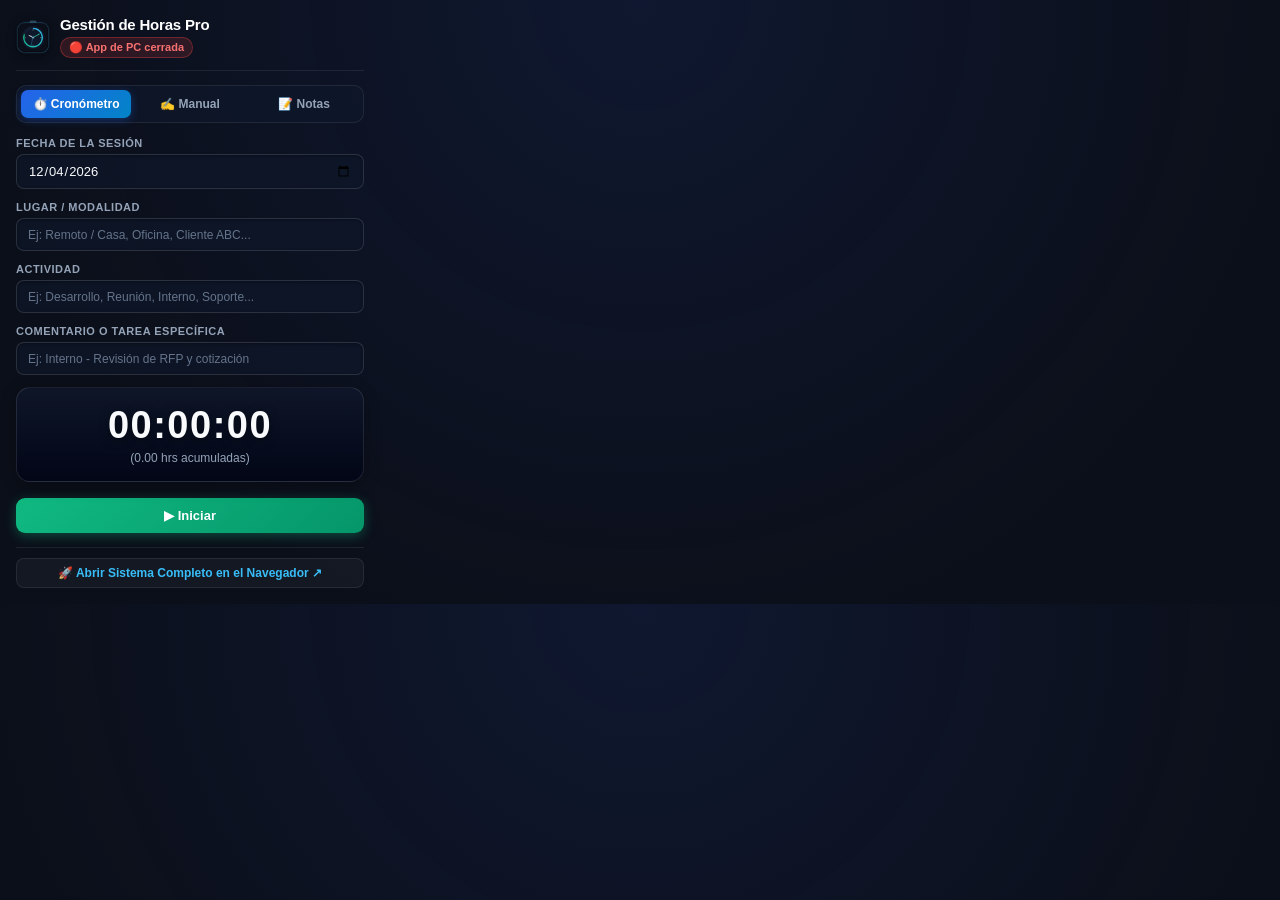
<file: Extension_Firefox/popup.html>
<!DOCTYPE html>
<html lang="es">
<head>
  <meta charset="UTF-8">
  <title>Cronómetro - Gestión de Horas Pro</title>
  <link rel="stylesheet" href="popup.css">
</head>
<body>
  <div class="container">
    <!-- Header -->
    <header class="header">
      <div class="brand">
        <img src="icon48.png" alt="Logo" class="logo">
        <div>
          <h1>Gestión de Horas Pro</h1>
          <span id="statusBadge" class="badge checking">🔴 Buscando Sistema...</span>
        </div>
      </div>
    </header>

    <!-- Pestañas de Modo -->
    <div class="tabs">
      <button id="tabCronometro" class="tab active">⏱️ Cronómetro</button>
      <button id="tabManual" class="tab">✍️ Manual</button>
      <button id="tabNota" class="tab">📝 Notas</button>
    </div>

    <!-- MODO CRONÓMETRO -->
    <div id="viewCronometro" class="view active">
      <div id="ext-quick-fill" style="display: none; margin-bottom: 4px; padding: 6px 8px; background: rgba(59, 130, 246, 0.1); border: 1px dashed rgba(59, 130, 246, 0.4); border-radius: 6px;">
        <div id="ext-quick-header" style="font-size: 11px; font-weight: 600; color: #60a5fa; display: flex; justify-content: space-between; align-items: center; cursor: pointer; user-select: none;" title="Haz clic para colapsar o mostrar">
          <span>⚡ Llenado Rápido (Anteriores)</span>
          <span id="ext-quick-toggle" style="font-size: 10px; color: #94a3b8;">▼ Mostrar</span>
        </div>
        <div id="ext-chips" style="display: none; flex-wrap: wrap; gap: 4px; max-height: 80px; overflow-y: auto; margin-top: 6px;"></div>
      </div>

      <div class="form-group">
        <label>Fecha de la Sesión</label>
        <input type="date" id="c_fecha">
        <div id="c_holiday_notice" class="ext-holiday-notice" style="display: none;"></div>
      </div>

      <div class="form-group">
        <label>Lugar / Modalidad</label>
        <input type="text" id="c_lugar" list="lugar_list" placeholder="Ej: Remoto / Casa, Oficina, Cliente ABC..." autocomplete="off">
      </div>

      <div class="form-group">
        <label>Actividad</label>
        <input type="text" id="c_actividad" list="actividad_list" placeholder="Ej: Desarrollo, Reunión, Interno, Soporte..." autocomplete="off">
      </div>

      <div class="form-group">
        <label>Comentario o Tarea Específica</label>
        <input type="text" id="c_comentario" list="comentario_list" placeholder="Ej: Interno - Revisión de RFP y cotización" autocomplete="off">
      </div>

      <!-- Pantalla del Cronómetro -->
      <div class="timer-display" id="timerContainer">
        <div id="timerClock" class="clock">00:00:00</div>
        <div id="timerHours" class="sub-hours">(0.00 hrs acumuladas)</div>
      </div>

      <!-- Botones de Control -->
      <div class="controls">
        <button id="btnStart" class="btn btn-start">▶ Iniciar</button>
        <button id="btnPause" class="btn btn-pause" style="display: none;">⏸️ Pausar</button>
        <button id="btnResume" class="btn btn-resume" style="display: none;">▶ Continuar</button>
        <button id="btnStopSave" class="btn btn-stop" style="display: none;">🛑 Detener y Guardar en Excel</button>
        <button id="btnReset" class="btn btn-reset" style="display: none;">🔄 Reiniciar Cronómetro</button>
      </div>
    </div>

    <!-- MODO MANUAL -->
    <div id="viewManual" class="view">
      <div class="form-group">
        <label>Fecha de la Sesión</label>
        <input type="date" id="m_fecha">
        <div id="m_holiday_notice" class="ext-holiday-notice" style="display: none;"></div>
      </div>

      <div class="form-group">
        <label>Lugar / Modalidad</label>
        <input type="text" id="m_lugar" list="lugar_list" placeholder="Ej: Remoto / Casa, Oficina, Cliente ABC..." autocomplete="off">
      </div>

      <div class="form-group">
        <label>Actividad</label>
        <input type="text" id="m_actividad" list="actividad_list" placeholder="Ej: Desarrollo, Reunión, Interno, Soporte..." autocomplete="off">
      </div>

      <div class="form-group">
        <label>Horas Trabajadas</label>
        <input type="number" id="m_horas" step="0.25" min="0.25" placeholder="Ej: 1.5">
        <div class="quick-hours-ext" style="display: flex; gap: 4px; margin-top: 4px; flex-wrap: wrap;">
          <button type="button" class="btn-quick-h" data-val="0.5">+0.5h</button>
          <button type="button" class="btn-quick-h" data-val="1.0">1.0h</button>
          <button type="button" class="btn-quick-h" data-val="1.5">1.5h</button>
          <button type="button" class="btn-quick-h" data-val="2.0">2.0h</button>
          <button type="button" class="btn-quick-h" data-val="3.0">3.0h</button>
          <button type="button" class="btn-quick-h" data-val="4.0">4.0h</button>
          <button type="button" class="btn-quick-h" data-val="8.0">8.0h</button>
        </div>
      </div>

      <div class="form-group">
        <label>Comentario o Tarea</label>
        <input type="text" id="m_comentario" list="comentario_list" placeholder="Ej: Reunión con cliente sobre avance" autocomplete="off">
      </div>

      <button id="btnSaveManual" class="btn btn-start" style="width: 100%; margin-top: 8px;">💾 Guardar Registro</button>
    </div>

    <!-- MODO NOTAS & APUNTES -->
    <div id="viewNota" class="view">
      <div class="form-group">
        <label>Título del Apunte / Nota</label>
        <input type="text" id="n_titulo" placeholder="Ej: Revisar bitácora, temas clave..." autocomplete="off">
      </div>

      <div style="display: flex; gap: 8px;">
        <div class="form-group" style="flex: 1;">
          <label>Tema / Libro</label>
          <input type="text" id="n_tema" list="temas_list_ext" placeholder="Ej: Configuración" autocomplete="off">
        </div>
        <div class="form-group" style="flex: 1;">
          <label>Subtema / Cap.</label>
          <input type="text" id="n_subtema" list="subtemas_list_ext" placeholder="Ej: Ajustes" autocomplete="off">
        </div>
      </div>

      <div class="form-group">
        <label>Contenido y Apuntes</label>
        <textarea id="n_contenido" rows="3" style="width: 100%; background: #1e293b; border: 1px solid #334155; border-radius: 6px; padding: 8px; color: #f8fafc; font-family: inherit; font-size: 12px; resize: vertical;" placeholder="Escribe aquí los apuntes que necesitas tener presente..."></textarea>
      </div>

      <button id="btnSaveNota" class="btn btn-start" style="width: 100%; margin-top: 4px; background: #0284c7;">💾 Guardar en mis Notas</button>
    </div>

    <!-- Sugerencias para autocompletado inteligente -->
    <datalist id="lugar_list"></datalist>
    <datalist id="actividad_list"></datalist>
    <datalist id="comentario_list"></datalist>
    <datalist id="temas_list_ext"></datalist>
    <datalist id="subtemas_list_ext"></datalist>

    <!-- Mensaje Toast -->
    <div id="toast" class="toast"></div>

    <!-- Footer -->
    <footer class="footer">
      <button id="btnOpenApp" class="link-btn">🚀 Abrir Sistema Completo en el Navegador ↗</button>
    </footer>
  </div>

  <script src="popup.js"></script>
</body>
</html>
</file>
<file: Extension_Firefox/popup.css>
* {
  box-sizing: border-box;
  margin: 0;
  padding: 0;
  font-family: -apple-system, BlinkMacSystemFont, "Segoe UI", Roboto, Helvetica, Arial, sans-serif;
  -webkit-font-smoothing: antialiased;
}

body {
  width: 380px;
  background: radial-gradient(circle at 50% 0%, rgba(30, 58, 138, 0.2), transparent 75%), #0b0f19;
  color: #f8fafc;
  padding: 16px;
  font-size: 13px;
}

.container {
  display: flex;
  flex-direction: column;
  gap: 14px;
}

/* Header */
.header {
  display: flex;
  justify-content: space-between;
  align-items: center;
  padding-bottom: 12px;
  border-bottom: 1px solid rgba(255, 255, 255, 0.08);
}

.brand {
  display: flex;
  align-items: center;
  gap: 10px;
}

.logo {
  width: 34px;
  height: 34px;
  border-radius: 9px;
  box-shadow: 0 2px 8px rgba(0, 0, 0, 0.4);
}

h1 {
  font-size: 15px;
  font-weight: 700;
  color: #ffffff;
  letter-spacing: -0.2px;
  line-height: 1.2;
}

.badge {
  display: inline-flex;
  align-items: center;
  gap: 5px;
  font-size: 11px;
  padding: 3px 8px;
  border-radius: 20px;
  font-weight: 600;
  margin-top: 3px;
  transition: all 0.3s;
}

.badge.connected {
  background: rgba(16, 185, 129, 0.15);
  color: #34d399;
  border: 1px solid rgba(16, 185, 129, 0.35);
}

.badge.disconnected {
  background: rgba(239, 68, 68, 0.15);
  color: #f87171;
  border: 1px solid rgba(239, 68, 68, 0.35);
}

.badge.checking {
  background: rgba(148, 163, 184, 0.15);
  color: #cbd5e1;
  border: 1px solid rgba(148, 163, 184, 0.25);
}

/* Modern Segmented Tabs */
.tabs {
  display: flex;
  background: rgba(15, 23, 42, 0.85);
  border: 1px solid rgba(255, 255, 255, 0.08);
  padding: 4px;
  border-radius: 10px;
  gap: 4px;
}

.tab {
  flex: 1;
  background: transparent;
  border: none;
  color: #94a3b8;
  padding: 7px 4px;
  font-size: 12px;
  font-weight: 600;
  border-radius: 7px;
  cursor: pointer;
  transition: all 0.2s cubic-bezier(0.4, 0, 0.2, 1);
  display: flex;
  align-items: center;
  justify-content: center;
  gap: 5px;
}

.tab:hover {
  color: #ffffff;
  background: rgba(255, 255, 255, 0.05);
}

.tab.active {
  background: linear-gradient(135deg, #2563eb, #0284c7);
  color: #ffffff;
  font-weight: 700;
  box-shadow: 0 2px 8px rgba(37, 99, 235, 0.35);
}

/* Views */
.view {
  display: none;
  flex-direction: column;
  gap: 12px;
}

.view.active {
  display: flex;
}

/* Form Elements */
.form-group {
  display: flex;
  flex-direction: column;
  gap: 5px;
}

label {
  font-size: 11px;
  font-weight: 700;
  color: #94a3b8;
  text-transform: uppercase;
  letter-spacing: 0.5px;
  display: flex;
  align-items: center;
  gap: 5px;
}

select, input, textarea {
  background: rgba(15, 23, 42, 0.7);
  border: 1px solid rgba(255, 255, 255, 0.12);
  color: #f8fafc;
  padding: 8px 11px;
  border-radius: 8px;
  font-size: 13px;
  outline: none;
  transition: all 0.2s;
  box-shadow: inset 0 1px 3px rgba(0, 0, 0, 0.3);
}

select:focus, input:focus, textarea:focus {
  border-color: #38bdf8;
  box-shadow: 0 0 0 3px rgba(56, 189, 248, 0.18), inset 0 1px 3px rgba(0, 0, 0, 0.3);
  background: rgba(15, 23, 42, 0.95);
}

input::placeholder, textarea::placeholder {
  color: #64748b;
  font-size: 12px;
}

/* Timer Display HUD */
.timer-display {
  background: linear-gradient(180deg, rgba(15, 23, 42, 0.9) 0%, rgba(2, 6, 23, 0.95) 100%);
  border: 1px solid rgba(255, 255, 255, 0.1);
  border-radius: 14px;
  padding: 16px;
  text-align: center;
  position: relative;
  overflow: hidden;
  box-shadow: 0 4px 16px rgba(0, 0, 0, 0.3);
  transition: all 0.3s cubic-bezier(0.4, 0, 0.2, 1);
}

.timer-display.running {
  border-color: #10b981;
  box-shadow: 0 0 20px rgba(16, 185, 129, 0.25), inset 0 0 15px rgba(16, 185, 129, 0.05);
}

.timer-display.paused {
  border-color: #f59e0b;
  box-shadow: 0 0 20px rgba(245, 158, 11, 0.2), inset 0 0 15px rgba(245, 158, 11, 0.05);
}

.clock {
  font-size: 38px;
  font-weight: 800;
  font-variant-numeric: tabular-nums;
  color: #f8fafc;
  letter-spacing: 1.5px;
  text-shadow: 0 2px 10px rgba(0, 0, 0, 0.5);
}

.timer-display.running .clock {
  color: #34d399;
  text-shadow: 0 0 16px rgba(52, 211, 153, 0.4);
}

.timer-display.paused .clock {
  color: #fbbf24;
  text-shadow: 0 0 16px rgba(251, 191, 36, 0.4);
}

.sub-hours {
  font-size: 12px;
  color: #94a3b8;
  margin-top: 4px;
  font-weight: 500;
}

/* Controls & Buttons */
.controls {
  display: flex;
  flex-direction: column;
  gap: 8px;
  margin-top: 4px;
}

.btn {
  border: none;
  padding: 10px 14px;
  border-radius: 9px;
  font-size: 13px;
  font-weight: 700;
  cursor: pointer;
  transition: all 0.2s cubic-bezier(0.4, 0, 0.2, 1);
  display: flex;
  align-items: center;
  justify-content: center;
  gap: 7px;
  box-shadow: 0 2px 8px rgba(0, 0, 0, 0.25);
}

.btn:hover {
  transform: translateY(-1.5px);
}

.btn:active {
  transform: translateY(0);
}

.btn-start {
  background: linear-gradient(135deg, #10b981, #059669);
  color: #ffffff;
  box-shadow: 0 3px 12px rgba(16, 185, 129, 0.35);
}
.btn-start:hover {
  box-shadow: 0 5px 16px rgba(16, 185, 129, 0.45);
}

.btn-pause {
  background: linear-gradient(135deg, #f59e0b, #d97706);
  color: #ffffff;
  box-shadow: 0 3px 12px rgba(245, 158, 11, 0.35);
}
.btn-pause:hover {
  box-shadow: 0 5px 16px rgba(245, 158, 11, 0.45);
}

.btn-resume {
  background: linear-gradient(135deg, #3b82f6, #2563eb);
  color: #ffffff;
  box-shadow: 0 3px 12px rgba(59, 130, 246, 0.35);
}
.btn-resume:hover {
  box-shadow: 0 5px 16px rgba(59, 130, 246, 0.45);
}

.btn-stop {
  background: linear-gradient(135deg, #ef4444, #dc2626);
  color: #ffffff;
  box-shadow: 0 3px 12px rgba(239, 68, 68, 0.35);
}
.btn-stop:hover {
  box-shadow: 0 5px 16px rgba(239, 68, 68, 0.45);
}

.btn-reset {
  background: rgba(255, 255, 255, 0.08);
  border: 1px solid rgba(255, 255, 255, 0.1);
  color: #cbd5e1;
}
.btn-reset:hover {
  background: rgba(255, 255, 255, 0.15);
  color: #ffffff;
}

/* Quick Hours Chips */
.quick-hours-ext {
  display: flex;
  gap: 5px;
  margin-top: 5px;
  flex-wrap: wrap;
}

.btn-quick-h {
  background: rgba(56, 189, 248, 0.08);
  border: 1px solid rgba(56, 189, 248, 0.25);
  color: #38bdf8;
  padding: 4px 8px;
  border-radius: 6px;
  font-size: 11px;
  font-weight: 600;
  cursor: pointer;
  transition: all 0.15s;
}

.btn-quick-h:hover {
  background: #0284c7;
  border-color: #0284c7;
  color: #ffffff;
  transform: translateY(-1px);
}

/* Quick Fill Drawer (Anteriores) */
#ext-quick-fill {
  background: rgba(30, 41, 59, 0.5) !important;
  border: 1px solid rgba(255, 255, 255, 0.08) !important;
  border-radius: 9px !important;
  padding: 8px 10px !important;
}

.ext-chip {
  background: rgba(15, 23, 42, 0.8);
  border: 1px solid rgba(255, 255, 255, 0.12);
  color: #cbd5e1;
  padding: 4px 9px;
  border-radius: 12px;
  font-size: 11px;
  font-weight: 500;
  cursor: pointer;
  display: inline-flex;
  align-items: center;
  gap: 4px;
  transition: all 0.15s;
}

.ext-chip:hover {
  background: #2563eb;
  border-color: #3b82f6;
  color: #ffffff;
  transform: translateY(-1px);
}

/* Holiday notice */
.ext-holiday-notice {
  background: rgba(239, 68, 68, 0.12);
  border: 1px dashed rgba(239, 68, 68, 0.4);
  color: #fca5a5;
  font-size: 11.5px;
  border-radius: 7px;
  padding: 7px 10px;
  margin-top: 5px;
  display: flex;
  align-items: center;
  gap: 6px;
  line-height: 1.3;
}

/* Toast */
.toast {
  display: none;
  padding: 9px 14px;
  border-radius: 8px;
  font-size: 12px;
  font-weight: 600;
  text-align: center;
  box-shadow: 0 4px 14px rgba(0, 0, 0, 0.4);
  animation: slideUp 0.25s ease-out;
}

@keyframes slideUp {
  from { opacity: 0; transform: translateY(6px); }
  to { opacity: 1; transform: translateY(0); }
}

.toast.connected, .toast.success {
  background: rgba(6, 78, 59, 0.9);
  color: #34d399;
  border: 1px solid #059669;
}

.toast.disconnected, .toast.error {
  background: rgba(127, 29, 29, 0.9);
  color: #f87171;
  border: 1px solid #dc2626;
}

.toast.checking {
  background: rgba(30, 41, 59, 0.9);
  color: #38bdf8;
  border: 1px solid rgba(56, 189, 248, 0.3);
}

/* Footer */
.footer {
  border-top: 1px solid rgba(255, 255, 255, 0.08);
  padding-top: 10px;
  text-align: center;
}

.link-btn {
  background: rgba(255, 255, 255, 0.04);
  border: 1px solid rgba(255, 255, 255, 0.08);
  color: #38bdf8;
  font-size: 12px;
  font-weight: 600;
  padding: 7px 14px;
  border-radius: 8px;
  cursor: pointer;
  text-decoration: none;
  display: inline-flex;
  align-items: center;
  justify-content: center;
  gap: 6px;
  width: 100%;
  transition: all 0.2s;
}

.link-btn:hover {
  background: rgba(56, 189, 248, 0.12);
  border-color: rgba(56, 189, 248, 0.3);
  color: #7dd3fc;
}
</file>
